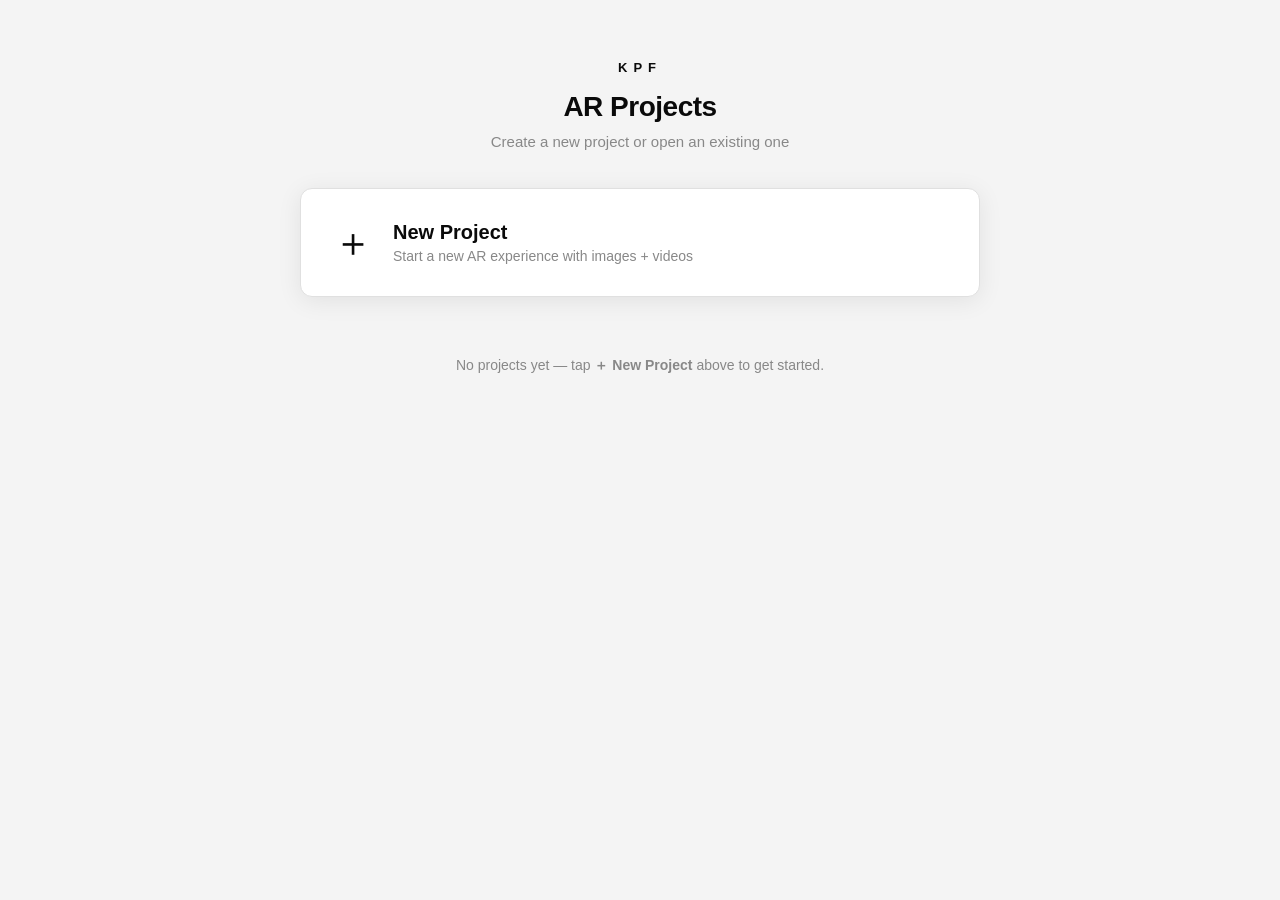
<file: index.html>
<!DOCTYPE html>
<html lang="en">
<head>
  <meta charset="UTF-8" />
  <meta name="viewport" content="width=device-width, initial-scale=1.0"/>
  <title>KPF AR — Projects</title>
  <link rel="stylesheet" href="style.css" />
</head>
<body>

  <div class="container">

    <header>
      <div class="logo">KPF</div>
      <h1>AR Projects</h1>
      <p class="subtitle">Create a new project or open an existing one</p>
    </header>

    <a href="project.html" class="card card-action">
      <div class="action-icon">＋</div>
      <div class="action-text">
        <h2>New Project</h2>
        <p>Start a new AR experience with images + videos</p>
      </div>
    </a>

    <div id="projectList"></div>

    <p id="emptyState" class="empty-state" style="display:none">
      No projects yet — tap <strong>＋ New Project</strong> above to get started.
    </p>

  </div>

  <script type="module" src="home.js"></script>
</body>
</html>
</file>
<file: style.css>
/* ─── Reset & Base ─── */
*, *::before, *::after {
  box-sizing: border-box;
  margin: 0;
  padding: 0;
}

:root {
  --kpf-black:   #0a0a0a;
  --kpf-white:   #ffffff;
  --kpf-grey:    #f4f4f4;
  --kpf-mid:     #888888;
  --kpf-border:  #e0e0e0;
  --kpf-accent:  #0a0a0a;
  --kpf-green:   #00c864;
  --radius:      12px;
  --shadow:      0 4px 24px rgba(0,0,0,0.08);
}

body {
  font-family: 'Helvetica Neue', Helvetica, Arial, sans-serif;
  background: var(--kpf-grey);
  color: var(--kpf-black);
  min-height: 100vh;
  padding: 40px 20px;
}

/* ─── Container ─── */
.container {
  max-width: 680px;
  margin: 0 auto;
  display: flex;
  flex-direction: column;
  gap: 24px;
}

/* ─── Header ─── */
header {
  text-align: center;
  padding: 20px 0 10px;
}

.logo {
  font-size: 13px;
  font-weight: 800;
  letter-spacing: 6px;
  color: var(--kpf-black);
  margin-bottom: 16px;
}

header h1 {
  font-size: 28px;
  font-weight: 700;
  letter-spacing: -0.5px;
  margin-bottom: 8px;
}

.subtitle {
  font-size: 15px;
  color: var(--kpf-mid);
  line-height: 1.5;
}

/* ─── Cards ─── */
.card {
  background: var(--kpf-white);
  border-radius: var(--radius);
  padding: 32px;
  box-shadow: var(--shadow);
  position: relative;
  border: 1px solid var(--kpf-border);
}

.step-number {
  font-size: 11px;
  font-weight: 700;
  letter-spacing: 3px;
  color: var(--kpf-mid);
  margin-bottom: 8px;
}

.card h2 {
  font-size: 20px;
  font-weight: 700;
  margin-bottom: 6px;
}

.card > p {
  font-size: 14px;
  color: var(--kpf-mid);
  margin-bottom: 20px;
  line-height: 1.5;
}

/* ─── Upload Zone ─── */
.upload-zone {
  border: 2px dashed var(--kpf-border);
  border-radius: var(--radius);
  padding: 40px 24px;
  text-align: center;
  cursor: pointer;
  transition: all 0.2s ease;
  background: var(--kpf-grey);
}

.upload-zone:hover,
.upload-zone.drag-over {
  border-color: var(--kpf-black);
  background: #efefef;
}

.upload-icon {
  font-size: 36px;
  margin-bottom: 12px;
}

.upload-zone p {
  font-size: 14px;
  color: var(--kpf-mid);
  margin-bottom: 4px;
}

.link {
  color: var(--kpf-black);
  font-weight: 600;
  text-decoration: underline;
  cursor: pointer;
}

.hint {
  font-size: 12px !important;
  color: #aaa !important;
  margin-top: 4px;
}

/* ─── Preview ─── */
.preview-wrap {
  position: relative;
  border-radius: var(--radius);
  overflow: hidden;
  border: 1px solid var(--kpf-border);
}

.preview-wrap img,
.preview-wrap video {
  width: 100%;
  max-height: 260px;
  object-fit: cover;
  display: block;
}

.btn-remove {
  position: absolute;
  top: 10px; right: 10px;
  background: rgba(0,0,0,0.6);
  color: #fff;
  border: none;
  border-radius: 20px;
  padding: 5px 12px;
  font-size: 12px;
  cursor: pointer;
  transition: background 0.2s;
}

.btn-remove:hover {
  background: rgba(0,0,0,0.85);
}

/* ─── Launch Button ─── */
.btn-launch {
  width: 100%;
  padding: 18px;
  background: var(--kpf-black);
  color: var(--kpf-white);
  border: none;
  border-radius: var(--radius);
  font-size: 16px;
  font-weight: 600;
  letter-spacing: 0.5px;
  cursor: pointer;
  transition: all 0.2s ease;
  margin-top: 8px;
}

.btn-launch:hover:not(:disabled) {
  background: #222;
  transform: translateY(-1px);
  box-shadow: 0 8px 24px rgba(0,0,0,0.15);
}

.btn-launch:disabled {
  background: #ccc;
  cursor: not-allowed;
  transform: none;
  box-shadow: none;
}

/* ─── Status Box ─── */
.status-box {
  display: flex;
  align-items: center;
  gap: 12px;
  background: var(--kpf-grey);
  border-radius: var(--radius);
  padding: 16px 20px;
  margin-bottom: 16px;
  font-size: 14px;
  color: var(--kpf-mid);
}

.status-box.hidden { display: none; }

/* ─── Spinner ─── */
.spinner {
  width: 18px;
  height: 18px;
  border: 2px solid #ddd;
  border-top-color: var(--kpf-black);
  border-radius: 50%;
  animation: spin 0.7s linear infinite;
  flex-shrink: 0;
}

@keyframes spin {
  to { transform: rotate(360deg); }
}

/* ─── Home: New Project card & Project list ─── */
.card-action {
  display: flex;
  align-items: center;
  gap: 20px;
  text-decoration: none;
  color: inherit;
  cursor: pointer;
  transition: transform 0.15s ease, box-shadow 0.15s ease;
}

.card-action:hover {
  transform: translateY(-2px);
  box-shadow: 0 8px 32px rgba(0,0,0,0.10);
}

.action-icon {
  font-size: 40px;
  font-weight: 300;
  line-height: 1;
  color: var(--kpf-black);
  flex-shrink: 0;
}

.action-text h2 {
  margin-bottom: 4px;
}

.action-text p {
  font-size: 14px;
  color: var(--kpf-mid);
  margin: 0;
}

.project-card {
  display: flex;
  align-items: center;
  gap: 16px;
}

.project-info {
  flex: 1;
  min-width: 0;
}

.project-info h2 {
  font-size: 18px;
  margin-bottom: 4px;
  overflow: hidden;
  text-overflow: ellipsis;
  white-space: nowrap;
}

.project-info p {
  font-size: 13px;
  color: var(--kpf-mid);
  margin: 0;
}

.project-actions {
  display: flex;
  align-items: center;
  gap: 8px;
  flex-shrink: 0;
}

.empty-state {
  text-align: center;
  color: var(--kpf-mid);
  font-size: 14px;
  padding: 12px;
}

/* ─── Project editor ─── */
.text-input {
  width: 100%;
  padding: 12px 14px;
  border: 1px solid var(--kpf-border);
  border-radius: 8px;
  font-size: 15px;
  font-family: inherit;
  background: var(--kpf-white);
  outline: none;
  transition: border-color 0.15s ease;
}

.text-input:focus {
  border-color: var(--kpf-black);
}

.pair-card {
  background: var(--kpf-grey);
  border: 1px solid var(--kpf-border);
  border-radius: 10px;
  padding: 14px;
  margin-bottom: 12px;
}

.pair-header {
  display: flex;
  align-items: center;
  justify-content: space-between;
  margin-bottom: 10px;
}

.pair-number {
  font-size: 11px;
  font-weight: 700;
  letter-spacing: 2px;
  color: var(--kpf-mid);
  text-transform: uppercase;
}

.pair-remove {
  padding: 4px 10px;
  font-size: 11px;
  background: rgba(0,0,0,0.08);
  color: var(--kpf-black);
}

.pair-remove:hover { background: rgba(0,0,0,0.15); }

.pair-slots {
  display: grid;
  grid-template-columns: 1fr 1fr;
  gap: 10px;
}

.pair-slot {
  background: var(--kpf-white);
  border: 2px dashed var(--kpf-border);
  border-radius: 8px;
  padding: 10px;
  cursor: pointer;
  transition: border-color 0.15s ease;
  display: flex;
  flex-direction: column;
  align-items: center;
  gap: 6px;
  min-height: 130px;
  justify-content: center;
  text-align: center;
}

.pair-slot:hover {
  border-color: var(--kpf-black);
}

.slot-label {
  font-size: 12px;
  color: var(--kpf-mid);
  letter-spacing: 0.5px;
  font-weight: 600;
}

.slot-empty {
  font-size: 13px;
  color: var(--kpf-mid);
}

.slot-preview {
  width: 100%;
  height: 70px;
  object-fit: cover;
  border-radius: 4px;
}

.slot-filename {
  font-size: 11px;
  color: var(--kpf-mid);
  max-width: 100%;
  overflow: hidden;
  text-overflow: ellipsis;
  white-space: nowrap;
}

.slot-model {
  font-size: 48px;
  line-height: 1;
}

.slot-sub {
  font-size: 10px;
  color: #aaa;
  letter-spacing: 0.5px;
}

/* ─── Buttons ─── */
.btn-secondary {
  display: inline-block;
  padding: 10px 16px;
  background: var(--kpf-white);
  color: var(--kpf-black);
  border: 1px solid var(--kpf-border);
  border-radius: 8px;
  font-size: 14px;
  font-weight: 600;
  cursor: pointer;
  text-decoration: none;
  transition: background 0.15s ease;
  font-family: inherit;
}

.btn-secondary:hover {
  background: var(--kpf-grey);
}

.btn-back {
  display: inline-block;
  padding: 14px 18px;
  background: transparent;
  color: var(--kpf-mid);
  border: 1px solid var(--kpf-border);
  border-radius: var(--radius);
  font-size: 15px;
  cursor: pointer;
  text-decoration: none;
  font-family: inherit;
  transition: color 0.15s ease, border-color 0.15s ease;
}

.btn-back:hover {
  color: var(--kpf-black);
  border-color: var(--kpf-black);
}

.btn-small {
  padding: 8px 14px;
  font-size: 13px;
}

.action-row {
  display: flex;
  gap: 10px;
  flex-wrap: wrap;
}

.action-row .btn-launch { flex: 1; margin-top: 0; }

/* ─── Media type toggle (project editor) ─── */
.media-type-toggle {
  display: flex;
  gap: 4px;
  background: var(--kpf-white);
  border: 1px solid var(--kpf-border);
  border-radius: 8px;
  padding: 4px;
  margin: 8px 0 6px;
}

.media-btn {
  flex: 1;
  padding: 8px 10px;
  border: none;
  background: transparent;
  border-radius: 6px;
  font-size: 12px;
  font-weight: 600;
  color: var(--kpf-mid);
  cursor: pointer;
  font-family: inherit;
  transition: background 0.15s ease, color 0.15s ease;
  white-space: nowrap;
}

.media-btn:hover { color: var(--kpf-black); }

.media-btn.selected {
  background: var(--kpf-black);
  color: var(--kpf-white);
}

.media-hint {
  font-size: 11px !important;
  color: var(--kpf-mid);
  margin: 0 0 10px !important;
  letter-spacing: 0.3px;
}

/* ─── Responsive ─── */
@media (max-width: 480px) {
  .card { padding: 24px 20px; }
  header h1 { font-size: 22px; }
  .project-card { flex-wrap: wrap; }
  .project-actions { width: 100%; justify-content: flex-end; }
  .pair-slots { grid-template-columns: 1fr; }
  .media-btn { font-size: 11px; padding: 6px 4px; }
}
</file>
